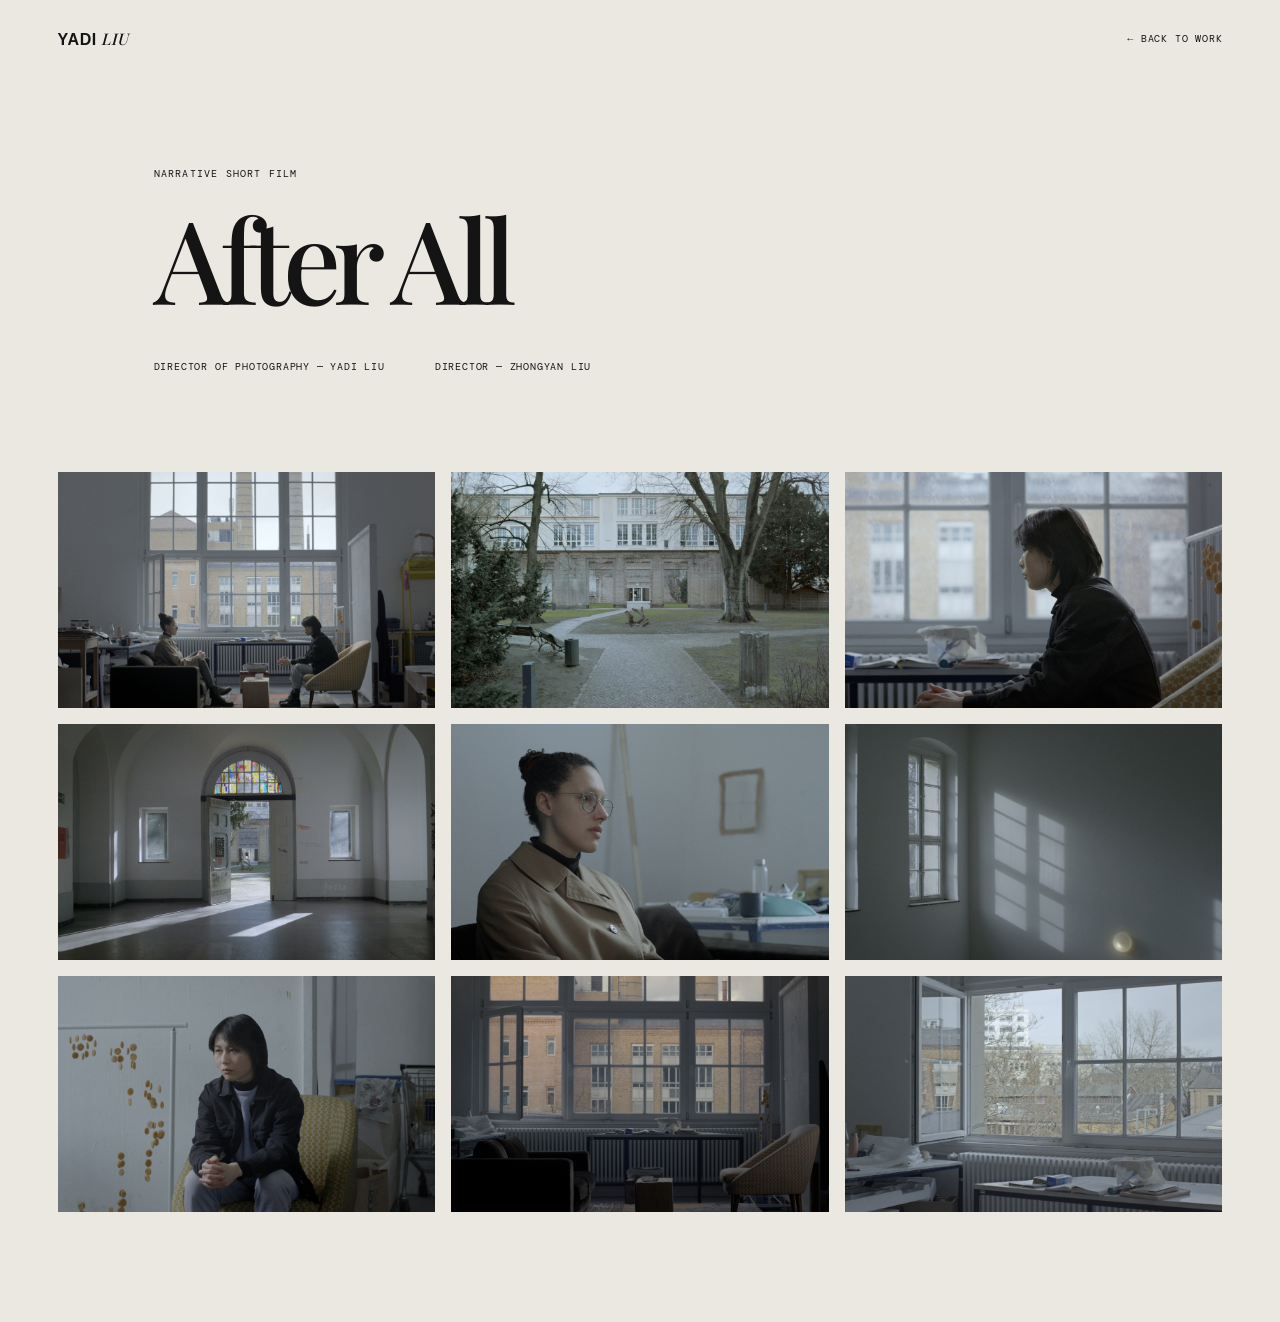
<file: portfolio-site-upload/after-all.html>
<!doctype html>
<html lang="en">
  <head>
    <meta charset="UTF-8" />
    <meta name="viewport" content="width=device-width, initial-scale=1.0" />
    <title>After All — Yadi Liu</title>
    <link rel="preconnect" href="https://fonts.googleapis.com" />
    <link rel="preconnect" href="https://fonts.gstatic.com" crossorigin />
    <link href="https://fonts.googleapis.com/css2?family=DM+Mono:wght@400;500;600;700&family=Playfair+Display:ital,wght@0,500;0,600;1,500&display=swap" rel="stylesheet" />
    <link rel="stylesheet" href="styles.css" />
    <style>
      .project-stills { display:grid; grid-template-columns:repeat(3,minmax(0,1fr)); gap:16px; max-width:1400px; }
      .project-stills figure { margin:0; }
      .project-stills img { width:100%; height:auto; aspect-ratio:16/10; object-fit:cover; cursor:zoom-in; }
      .project-stills figcaption { display:none; }
    </style>
  </head>
  <body class="project-page">
    <header class="project-nav">
      <a class="wordmark" href="index.html">YADI <em>LIU</em></a>
      <a href="index.html#films">← Back to work</a>
    </header>
    <main>
      <section class="project-title">
        <p class="eyebrow">Narrative Short Film</p>
        <h1>After All</h1>
        <div class="project-credits">
          <p>Director of Photography — Yadi Liu</p>
          <p>Director — Zhongyan Liu</p>
        </div>
      </section>
      <section class="project-stills" aria-label="After All film stills">
        <figure><img src="assets/photos/after-all-01.jpg" alt="Two people sitting opposite each other in a studio" /><figcaption>After All — Still 01</figcaption></figure>
        <figure><img src="assets/photos/after-all-02.jpg" alt="A quiet courtyard outside a building" /><figcaption>After All — Still 02</figcaption></figure>
        <figure><img src="assets/photos/after-all-03.jpg" alt="A person seated by a window" /><figcaption>After All — Still 03</figcaption></figure>
        <figure><img src="assets/photos/after-all-04.jpg" alt="Light falling through an open doorway" /><figcaption>After All — Still 04</figcaption></figure>
        <figure><img src="assets/photos/after-all-05.jpg" alt="A woman wearing glasses in a studio" /><figcaption>After All — Still 05</figcaption></figure>
        <figure><img src="assets/photos/after-all-06.jpg" alt="Window light and shadows on a wall" /><figcaption>After All — Still 06</figcaption></figure>
        <figure><img src="assets/photos/after-all-07.jpg" alt="A person seated in a patterned chair" /><figcaption>After All — Still 07</figcaption></figure>
        <figure><img src="assets/photos/after-all-08.jpg" alt="Empty chairs in front of a window" /><figcaption>After All — Still 08</figcaption></figure>
        <figure><img src="assets/photos/after-all-09.jpg" alt="An open window over a worktable" /><figcaption>After All — Still 09</figcaption></figure>
      </section>
    </main>
    <script src="script.js"></script>
  </body>
</html>
</file>
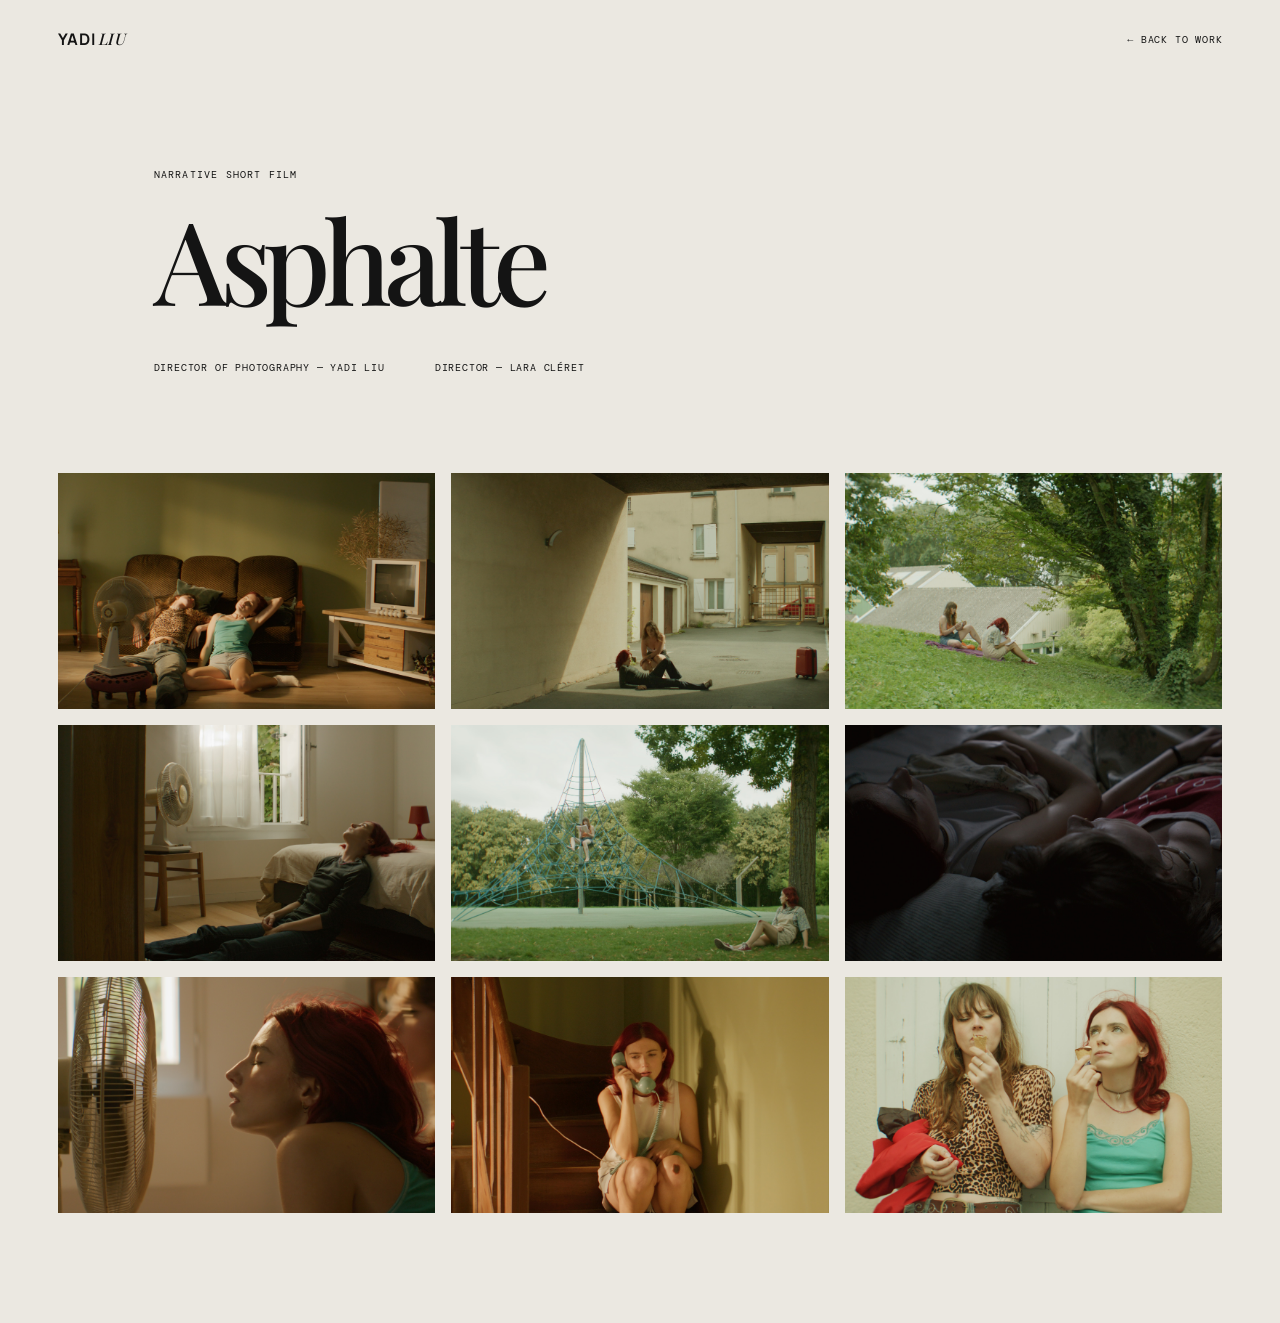
<file: portfolio-site-upload/asphalte.html>
<!doctype html>
<html lang="en">
  <head>
    <meta charset="UTF-8" />
    <meta name="viewport" content="width=device-width, initial-scale=1.0" />
    <title>Asphalte — Yadi Liu</title>
    <link rel="preconnect" href="https://fonts.googleapis.com" />
    <link rel="preconnect" href="https://fonts.gstatic.com" crossorigin />
    <link href="https://fonts.googleapis.com/css2?family=DM+Mono:wght@400;500&family=Manrope:wght@400;500;600;700&family=Playfair+Display:ital,wght@0,500;0,600;1,500&display=swap" rel="stylesheet" />
    <link rel="stylesheet" href="styles.css" />
    <style>
      .project-stills { display:grid; grid-template-columns:repeat(3,minmax(0,1fr)); gap:16px; max-width:1400px; }
      .project-stills figure { margin:0; }
      .project-stills img { width:100%; height:auto; aspect-ratio:16/10; object-fit:cover; cursor:zoom-in; transition:opacity .25s ease, transform .3s ease; }
      .project-stills img:hover { opacity:.84; transform:scale(1.015); }
      .project-stills figcaption { display:none; }
      @media (max-width:720px) { .project-stills { grid-template-columns:repeat(2,minmax(0,1fr)); gap:10px; } .project-stills img { aspect-ratio:4/3; } }
    </style>
  </head>
  <body class="project-page">
    <header class="project-nav">
      <a class="wordmark" href="index.html">YADI <em>LIU</em></a>
      <a href="index.html#films">← Back to work</a>
    </header>
    <main>
      <section class="project-title">
        <p class="eyebrow">Narrative Short Film</p>
        <h1>Asphalte</h1>
        <div class="project-credits">
          <p>Director of Photography — Yadi Liu</p>
          <p>Director — Lara Cléret</p>
        </div>
      </section>
      <section class="project-stills" aria-label="Asphalte film stills">
        <figure><img src="assets/photos/film-02.jpg" alt="Two women resting on the floor in a sunlit room" /><figcaption>Asphalte — Still 01</figcaption></figure>
        <figure><img src="assets/photos/film-01.jpg" alt="Two women in a courtyard with a suitcase" /><figcaption>Asphalte — Still 02</figcaption></figure>
        <figure><img src="assets/photos/film-03.jpg" alt="Two women sitting in a green park" /><figcaption>Asphalte — Still 03</figcaption></figure>
        <figure><img src="assets/photos/film-04.jpg" alt="A woman resting beside a bed and a fan" /><figcaption>Asphalte — Still 04</figcaption></figure>
        <figure><img src="assets/photos/film-05.jpg" alt="Two women in a playground" /><figcaption>Asphalte — Still 05</figcaption></figure>
        <figure><img src="assets/photos/film-06.jpg" alt="Two women resting together indoors" /><figcaption>Asphalte — Still 06</figcaption></figure>
        <figure><img src="assets/photos/film-07.jpg" alt="A woman beside a fan in warm sunlight" /><figcaption>Asphalte — Still 07</figcaption></figure>
        <figure><img src="assets/photos/film-08.jpg" alt="A woman on the stairs with a telephone" /><figcaption>Asphalte — Still 08</figcaption></figure>
        <figure><img src="assets/photos/film-09.jpg" alt="Two women eating ice cream" /><figcaption>Asphalte — Still 09</figcaption></figure>
      </section>
    </main>
    <script src="script.js"></script>
  </body>
</html>
</file>
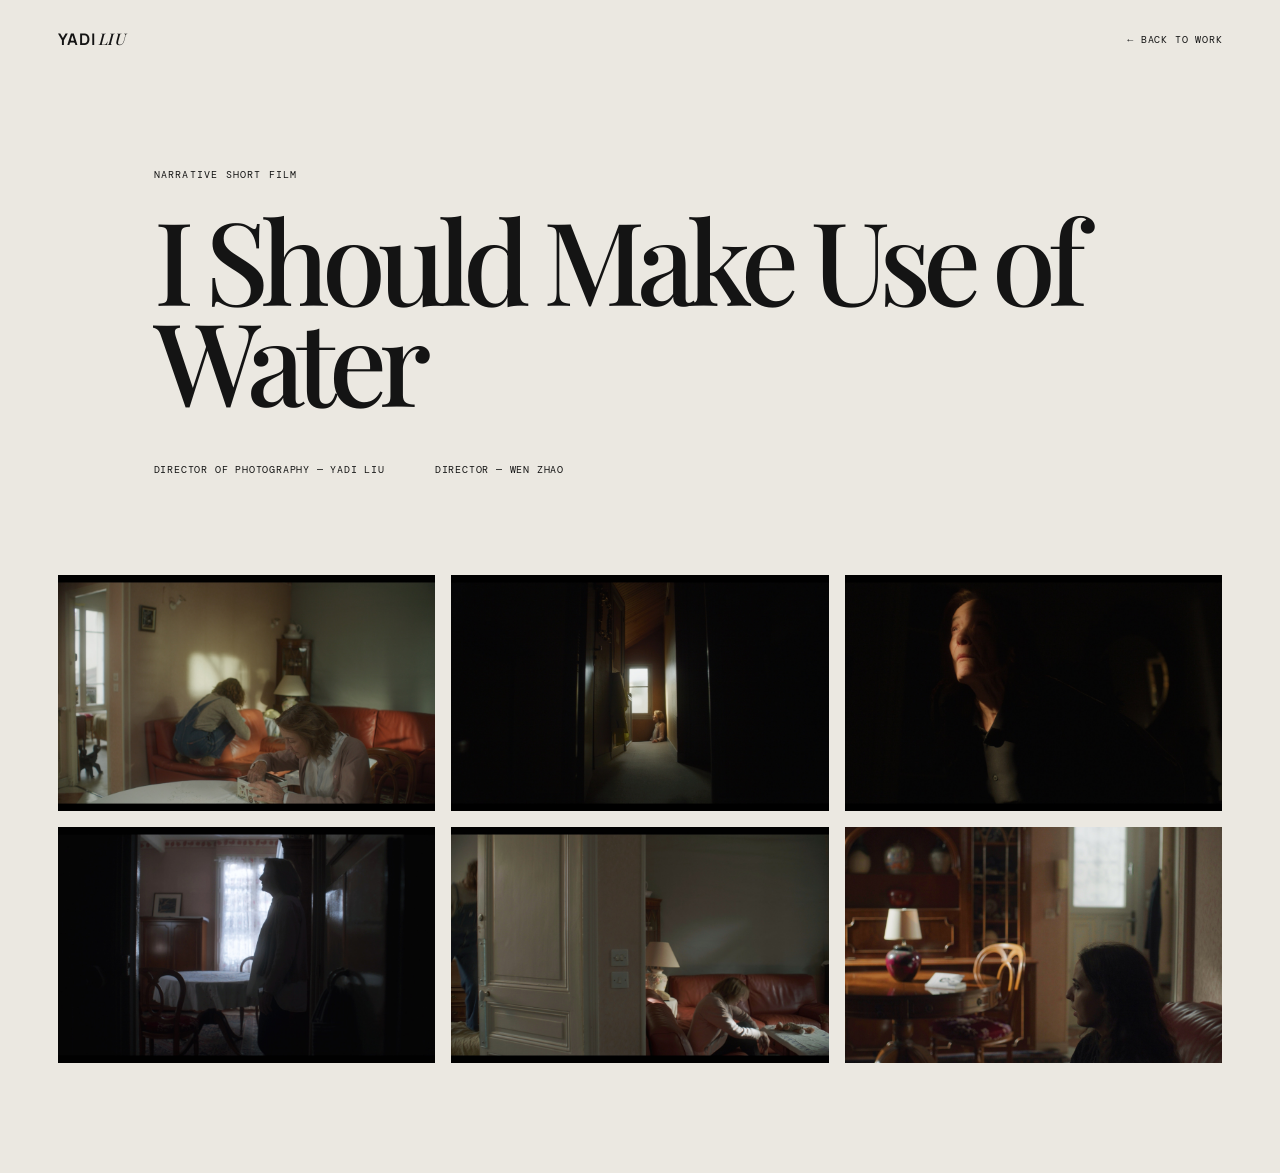
<file: portfolio-site-upload/water.html>
<!doctype html>
<html lang="en">
<head>
  <meta charset="UTF-8" />
  <meta name="viewport" content="width=device-width, initial-scale=1.0" />
  <title>I Should Make Use of Water — Yadi Liu</title>
  <link rel="preconnect" href="https://fonts.googleapis.com" />
  <link rel="preconnect" href="https://fonts.gstatic.com" crossorigin />
  <link href="https://fonts.googleapis.com/css2?family=DM+Mono:wght@400;500&family=Manrope:wght@400;500;600;700&family=Playfair+Display:ital,wght@0,500;0,600;1,500&display=swap" rel="stylesheet" />
  <link rel="stylesheet" href="styles.css" />
  <style>.project-stills{display:grid;grid-template-columns:repeat(3,minmax(0,1fr));gap:16px;max-width:1400px}.project-stills figure{margin:0}.project-stills img{width:100%;height:auto;cursor:zoom-in}.project-stills figcaption{display:none}@media(max-width:720px){.project-stills{grid-template-columns:repeat(2,minmax(0,1fr));gap:10px}}</style>
</head>
<body class="project-page">
  <header class="project-nav"><a class="wordmark" href="index.html">YADI <em>LIU</em></a><a href="index.html#films">← Back to work</a></header>
  <main>
    <section class="project-title"><p class="eyebrow">Narrative Short Film</p><h1>I Should Make Use of Water</h1><div class="project-credits"><p>Director of Photography — Yadi Liu</p><p>Director — Wen Zhao</p></div></section>
    <section class="project-stills" aria-label="I Should Make Use of Water film stills">
      <figure><img src="assets/photos/water-01.jpg" alt="A woman and child in a warm living room" /></figure>
      <figure><img src="assets/photos/water-02.jpg" alt="A woman sitting in a dark hallway" /></figure>
      <figure><img src="assets/photos/water-03.jpg" alt="A woman in a shadowed interior" /></figure>
      <figure><img src="assets/photos/water-04.jpg" alt="A woman standing in a doorway" /></figure>
      <figure><img src="assets/photos/water-05.jpg" alt="A living room with a red sofa" /></figure>
      <figure><img src="assets/photos/water-06.jpg" alt="A woman seated in a warm living room" /></figure>
    </section>
  </main>
  <script src="script.js"></script>
</body>
</html>
</file>
<file: portfolio-site-upload/styles.css>
:root{--ink:#141414;--paper:#eeeae2;--accent:#d55537}*{box-sizing:border-box}html{scroll-behavior:smooth}body{margin:0;background:var(--paper);color:var(--ink);font-family:Manrope,Arial,sans-serif}.nav{height:82px;display:flex;align-items:center;justify-content:space-between;padding:0 4.5vw;position:absolute;top:0;width:100%;z-index:2;color:#fff}.wordmark{font-size:16px;font-weight:700;letter-spacing:.04em;text-decoration:none;color:inherit}.wordmark em{font-family:'Playfair Display',serif;font-weight:500}.nav nav{display:flex;gap:27px}.nav nav a,.menu{color:inherit;text-decoration:none;font:500 11px 'DM Mono',monospace;text-transform:uppercase;letter-spacing:.08em}.menu{background:transparent;border:0;padding:0}.hero{height:100svh;min-height:690px;color:#fff;background:#292d30;position:relative;overflow:hidden}.hero-image{position:absolute;inset:0;background:linear-gradient(90deg,rgba(0,0,0,.5),rgba(0,0,0,.05)),radial-gradient(circle at 70% 40%,#bb8660 0%,#4c5960 28%,#20272b 62%)}.hero-image:after{content:'';position:absolute;inset:0;background:linear-gradient(135deg,transparent 40%,rgba(249,190,145,.2));mix-blend-mode:screen}.hero-image span{position:absolute;right:4.5vw;bottom:5vh;font:10px 'DM Mono',monospace;opacity:.55;text-transform:uppercase}.hero-copy{position:absolute;left:8vw;top:45%;transform:translateY(-40%)}.eyebrow{font:10px 'DM Mono',monospace;text-transform:uppercase;letter-spacing:.12em;margin:0 0 27px}.hero h1{font:500 clamp(57px,9vw,137px)/.9 'Playfair Display',serif;letter-spacing:-.07em;margin:0}.hero h1 i,.email i{font-weight:500}.round-link{margin-top:48px;display:flex;align-items:center;gap:20px;color:white;text-decoration:none;font:500 11px 'DM Mono',monospace;text-transform:uppercase;letter-spacing:.08em}.round-link span{font-size:19px;width:43px;height:43px;border:1px solid rgba(255,255,255,.7);border-radius:50%;display:grid;place-items:center}.hero-note{position:absolute;right:4.5vw;bottom:13vh;text-align:right;font:10px/1.7 'DM Mono',monospace;text-transform:uppercase;letter-spacing:.08em}.work{padding:140px 4.5vw}.section-head{display:flex;justify-content:space-between;align-items:flex-start;margin-bottom:75px}.intro{font:500 19px/1.4 'Playfair Display',serif;max-width:310px;margin:0}.project-grid{display:grid;grid-template-columns:1.35fr .8fr .8fr;gap:22px;align-items:start}.project{text-decoration:none;color:inherit;position:relative}.placeholder{height:420px;margin-bottom:16px}.tall .placeholder{height:570px}.one{background:linear-gradient(150deg,#9b8771,#292428 42%,#bea57f)}.two{background:linear-gradient(155deg,#242c2f,#88949a 48%,#d1b095)}.three{background:linear-gradient(135deg,#c3b79e,#553c37 47%,#222225)}.project span{font:10px 'DM Mono',monospace}.project h2{font:500 32px 'Playfair Display',serif;letter-spacing:-.04em;margin:7px 0}.project p{font:10px 'DM Mono',monospace;text-transform:uppercase;letter-spacing:.06em;margin:0;opacity:.68}.about{background:#d4d0c8;padding:140px 12vw;display:grid;grid-template-columns:1fr 2fr;gap:80px}.about h2{font:500 clamp(31px,4.4vw,65px)/1.03 'Playfair Display',serif;letter-spacing:-.055em;margin:0 0 48px}.about div>p{max-width:480px;font-size:15px;line-height:1.75}.text-link{display:inline-block;margin-top:25px;color:inherit;font:500 11px 'DM Mono',monospace;text-transform:uppercase;letter-spacing:.08em;text-decoration:none;border-bottom:1px solid;padding-bottom:8px}footer{background:#d55537;color:#211b1a;padding:100px 8vw 25px}.email{display:block;font:500 clamp(55px,9vw,130px)/.9 'Playfair Display',serif;letter-spacing:-.075em;text-decoration:none;color:inherit;margin:85px 0 125px}.footer-bottom{display:flex;justify-content:space-between;font:10px 'DM Mono',monospace;text-transform:uppercase;letter-spacing:.08em}@media(max-width:720px){.nav{padding:0 6vw}.nav nav{display:none}.hero-copy{left:6vw}.hero-note{right:6vw}.work{padding:90px 6vw}.section-head{display:block;margin-bottom:45px}.intro{margin-top:20px}.project-grid{grid-template-columns:1fr;gap:45px}.placeholder,.tall .placeholder{height:78vw}.about{padding:85px 6vw;display:block}.about .eyebrow{margin-bottom:50px}footer{padding:80px 6vw 20px}.email{margin:60px 0 100px}.footer-bottom{gap:25px;line-height:1.5}.footer-bottom span:last-child{max-width:120px;text-align:right}}
.hero-image{background:linear-gradient(90deg,rgba(0,0,0,.62),rgba(0,0,0,.08)),url('assets/photos/paris-01.jpg') center/cover}.hero-image:after{background:linear-gradient(135deg,transparent 40%,rgba(0,0,0,.2));mix-blend-mode:normal}.photo-series{padding:140px 4.5vw;background:#191919;color:#f3f0e9}.photo-grid{display:grid;grid-template-columns:1.15fr .85fr;gap:26px}.photo-item{margin:0}.photo-item.wide{grid-row:span 2}.photo-item img{display:block;width:100%;height:560px;object-fit:cover;filter:grayscale(1)}.photo-item.wide img{height:100%;min-height:1145px}.photo-item:nth-child(3) img{filter:none}.photo-item figcaption{font:10px 'DM Mono',monospace;letter-spacing:.1em;text-transform:uppercase;padding-top:11px;opacity:.62}@media(max-width:720px){.photo-series{padding:90px 6vw}.photo-grid{grid-template-columns:1fr;gap:45px}.photo-item.wide{grid-row:auto}.photo-item img,.photo-item.wide img{height:125vw;min-height:0}}
.two{background:url('assets/photos/commercial-01.jpg') center/cover}.commercial-series{padding:140px 4.5vw;background:#ebe8e1}.commercial-grid{display:grid;grid-template-columns:1.35fr .65fr;gap:26px}.commercial-item{margin:0}.commercial-item.hero-commercial{grid-row:span 2}.commercial-item img{display:block;width:100%;height:450px;object-fit:cover}.commercial-item.hero-commercial img{height:100%;min-height:926px}.commercial-item figcaption{font:10px 'DM Mono',monospace;letter-spacing:.1em;text-transform:uppercase;padding-top:11px;opacity:.62}@media(max-width:720px){.commercial-series{padding:90px 6vw}.commercial-grid{grid-template-columns:1fr;gap:45px}.commercial-item.hero-commercial{grid-row:auto}.commercial-item img,.commercial-item.hero-commercial img{height:125vw;min-height:0}}
.one{background:url('assets/photos/film-02.jpg') center/cover}.film-series{padding:140px 4.5vw;background:#5b5840;color:#fffdf7}.film-grid{display:grid;grid-template-columns:1.3fr .7fr;gap:26px}.film-item{margin:0}.film-item.wide-film{grid-row:span 2}.film-item img{display:block;width:100%;height:450px;object-fit:cover}.film-item.wide-film img{height:100%;min-height:926px}.film-item figcaption{font:10px 'DM Mono',monospace;letter-spacing:.1em;text-transform:uppercase;padding-top:11px;opacity:.7}@media(max-width:720px){.film-series{padding:90px 6vw}.film-grid{grid-template-columns:1fr;gap:45px}.film-item.wide-film{grid-row:auto}.film-item img,.film-item.wide-film img{height:125vw;min-height:0}}
.quote-credit{margin:23px 0 0;font:10px 'DM Mono',monospace;letter-spacing:.08em;text-transform:uppercase;opacity:.75}.quote-credit i{font-style:normal;text-transform:none}
.hero h1.chinese-hero{font-family:'PingFang SC','Hiragino Sans GB','Microsoft YaHei',sans-serif;font-size:clamp(35px,4.4vw,67px);font-weight:400;line-height:1.23;letter-spacing:-.06em}.hero h1.chinese-hero i{font-style:normal}
.hero-copy{top:36%}
.photo-block{margin-top:90px}.photo-block:first-of-type{margin-top:0}.photo-block h2{font:500 clamp(34px,4vw,58px)/1 'Playfair Display',serif;letter-spacing:-.05em;margin:0 0 30px}.photo-series .photo-grid{grid-template-columns:repeat(2,minmax(0,1fr));gap:32px}.photo-series .photo-item.wide{grid-row:auto}.photo-series .photo-item img,.photo-series .photo-item.wide img{width:100%;height:auto;min-height:0;object-fit:contain;filter:none}.photo-series .colour-grid{max-width:calc(50% - 16px);grid-template-columns:1fr}@media(max-width:720px){.photo-block{margin-top:65px}.photo-series .photo-grid{grid-template-columns:1fr;gap:38px}.photo-series .colour-grid{max-width:none}.photo-series .photo-item img,.photo-series .photo-item.wide img{height:auto}}
.section-head+.photo-block{margin-top:0}
.photo-series .bw-grid{grid-template-columns:repeat(4,minmax(0,1fr));gap:18px}.photo-series .colour-grid{max-width:calc(25% - 14px)}.photo-series .photo-item img{cursor:zoom-in}.photo-series .photo-item img:focus{outline:2px solid #f3f0e9;outline-offset:4px}.lightbox-open{overflow:hidden}.lightbox{position:fixed;inset:0;z-index:10;display:grid;place-items:center;padding:5vw;background:rgba(0,0,0,.94);cursor:zoom-out}.lightbox img{max-width:100%;max-height:90vh;object-fit:contain;cursor:default}.lightbox-close{position:absolute;top:22px;right:30px;background:transparent;border:0;color:#fff;font:300 44px/1 Arial,sans-serif;cursor:pointer}@media(max-width:720px){.photo-series .bw-grid{grid-template-columns:repeat(2,minmax(0,1fr));gap:16px}.photo-series .colour-grid{max-width:calc(50% - 8px)}.lightbox{padding:20px}.lightbox-close{top:14px;right:18px}}
.photo-series .photo-item.portrait img{width:auto;height:330px;margin:0 auto;max-width:100%;object-fit:contain}@media(max-width:720px){.photo-series .photo-item.portrait img{height:62vw}}
.lightbox-nav{position:absolute;top:50%;transform:translateY(-50%);width:48px;height:48px;border:1px solid rgba(255,255,255,.7);border-radius:50%;background:rgba(0,0,0,.18);color:#fff;font:28px/1 Arial,sans-serif;cursor:pointer}.lightbox-prev{left:28px}.lightbox-next{right:28px}@media(max-width:720px){.lightbox-nav{width:40px;height:40px;font-size:23px}.lightbox-prev{left:12px}.lightbox-next{right:12px}}
.film-series,.commercial-series{background:#ebe8e1;color:var(--ink)}.film-grid,.commercial-grid{grid-template-columns:repeat(3,minmax(0,1fr));gap:20px}.film-item.wide-film,.commercial-item.hero-commercial{grid-row:auto}.film-item img,.film-item.wide-film img,.commercial-item img,.commercial-item.hero-commercial img{width:100%;height:auto;min-height:0;aspect-ratio:16/10;object-fit:cover}.film-item figcaption,.commercial-item figcaption{font-size:10px;letter-spacing:.1em;padding-top:12px;opacity:.72}@media(max-width:720px){.film-grid,.commercial-grid{grid-template-columns:1fr;gap:34px}.film-item img,.film-item.wide-film img,.commercial-item img,.commercial-item.hero-commercial img{aspect-ratio:16/10;height:auto}}
.film-project+.film-project{margin-top:110px;padding-top:30px;border-top:1px solid rgba(20,20,20,.2)}.project-meta{display:grid;grid-template-columns:2fr repeat(3,1fr);gap:20px;align-items:baseline;margin:0 0 30px}.project-meta h2{font:500 clamp(34px,4vw,58px)/.95 'Playfair Display',serif;letter-spacing:-.05em;margin:0}.project-meta p{font:10px/1.5 'DM Mono',monospace;letter-spacing:.08em;text-transform:uppercase;margin:0}@media(max-width:720px){.project-meta{grid-template-columns:1fr;gap:8px;margin-bottom:24px}}
/* Asphalte stills: thumbnail wall */
.project-stills{display:grid;grid-template-columns:repeat(3,minmax(0,1fr));gap:16px;max-width:1400px}.project-stills figure{margin:0}.project-stills img{aspect-ratio:16/10;object-fit:cover;cursor:zoom-in;transition:opacity .25s ease,transform .3s ease}.project-stills img:hover{opacity:.84;transform:scale(1.015)}.project-stills figcaption{display:none}@media(max-width:720px){.project-stills{grid-template-columns:repeat(2,minmax(0,1fr));gap:10px}.project-stills img{aspect-ratio:4/3}}
.film-project-open{display:block;position:relative;color:#fff;text-decoration:none;overflow:hidden;background:#151515}.film-project-open img{display:block;width:100%;aspect-ratio:16/7;object-fit:cover;filter:grayscale(1);transition:transform .45s ease,filter .45s ease}.film-project-open:hover img{transform:scale(1.025);filter:grayscale(0)}.film-project-open span{position:absolute;right:18px;bottom:15px;font:10px 'DM Mono',monospace;letter-spacing:.09em;text-transform:uppercase}.film-project-open+.project-meta{margin-top:25px}.project-page{background:#ebe8e1}.project-nav{display:flex;align-items:center;justify-content:space-between;padding:28px 4.5vw}.project-nav a{color:var(--ink);font:10px 'DM Mono',monospace;letter-spacing:.08em;text-decoration:none;text-transform:uppercase}.project-nav .wordmark{font:700 16px Manrope,Arial,sans-serif;letter-spacing:.04em}.project-title{padding:10vh 12vw 11vh}.project-title h1{font:500 clamp(55px,9vw,130px)/.88 'Playfair Display',serif;letter-spacing:-.07em;margin:0 0 52px}.project-credits{display:flex;gap:50px;font:10px 'DM Mono',monospace;letter-spacing:.08em;text-transform:uppercase}.project-credits p{margin:0}.project-stills{max-width:1280px;margin:0 auto;padding:0 4.5vw 110px}.project-stills figure{margin:0 0 45px}.project-stills img{display:block;width:100%;height:auto}.project-stills figcaption{padding-top:11px;font:10px 'DM Mono',monospace;letter-spacing:.1em;text-transform:uppercase;opacity:.65}@media(max-width:720px){.film-project-open img{aspect-ratio:16/10}.project-nav{padding:22px 6vw}.project-title{padding:12vh 6vw 8vh}.project-credits{display:block;line-height:1.8}.project-stills{padding:0 6vw 70px}.project-stills figure{margin-bottom:30px}}
.film-project--compact .film-project-open{width:76%;margin:0 auto}.film-project--compact .project-meta{width:76%;margin-left:auto;margin-right:auto}@media(max-width:720px){.film-project--compact .film-project-open,.film-project--compact .project-meta{width:100%}}
</file>
